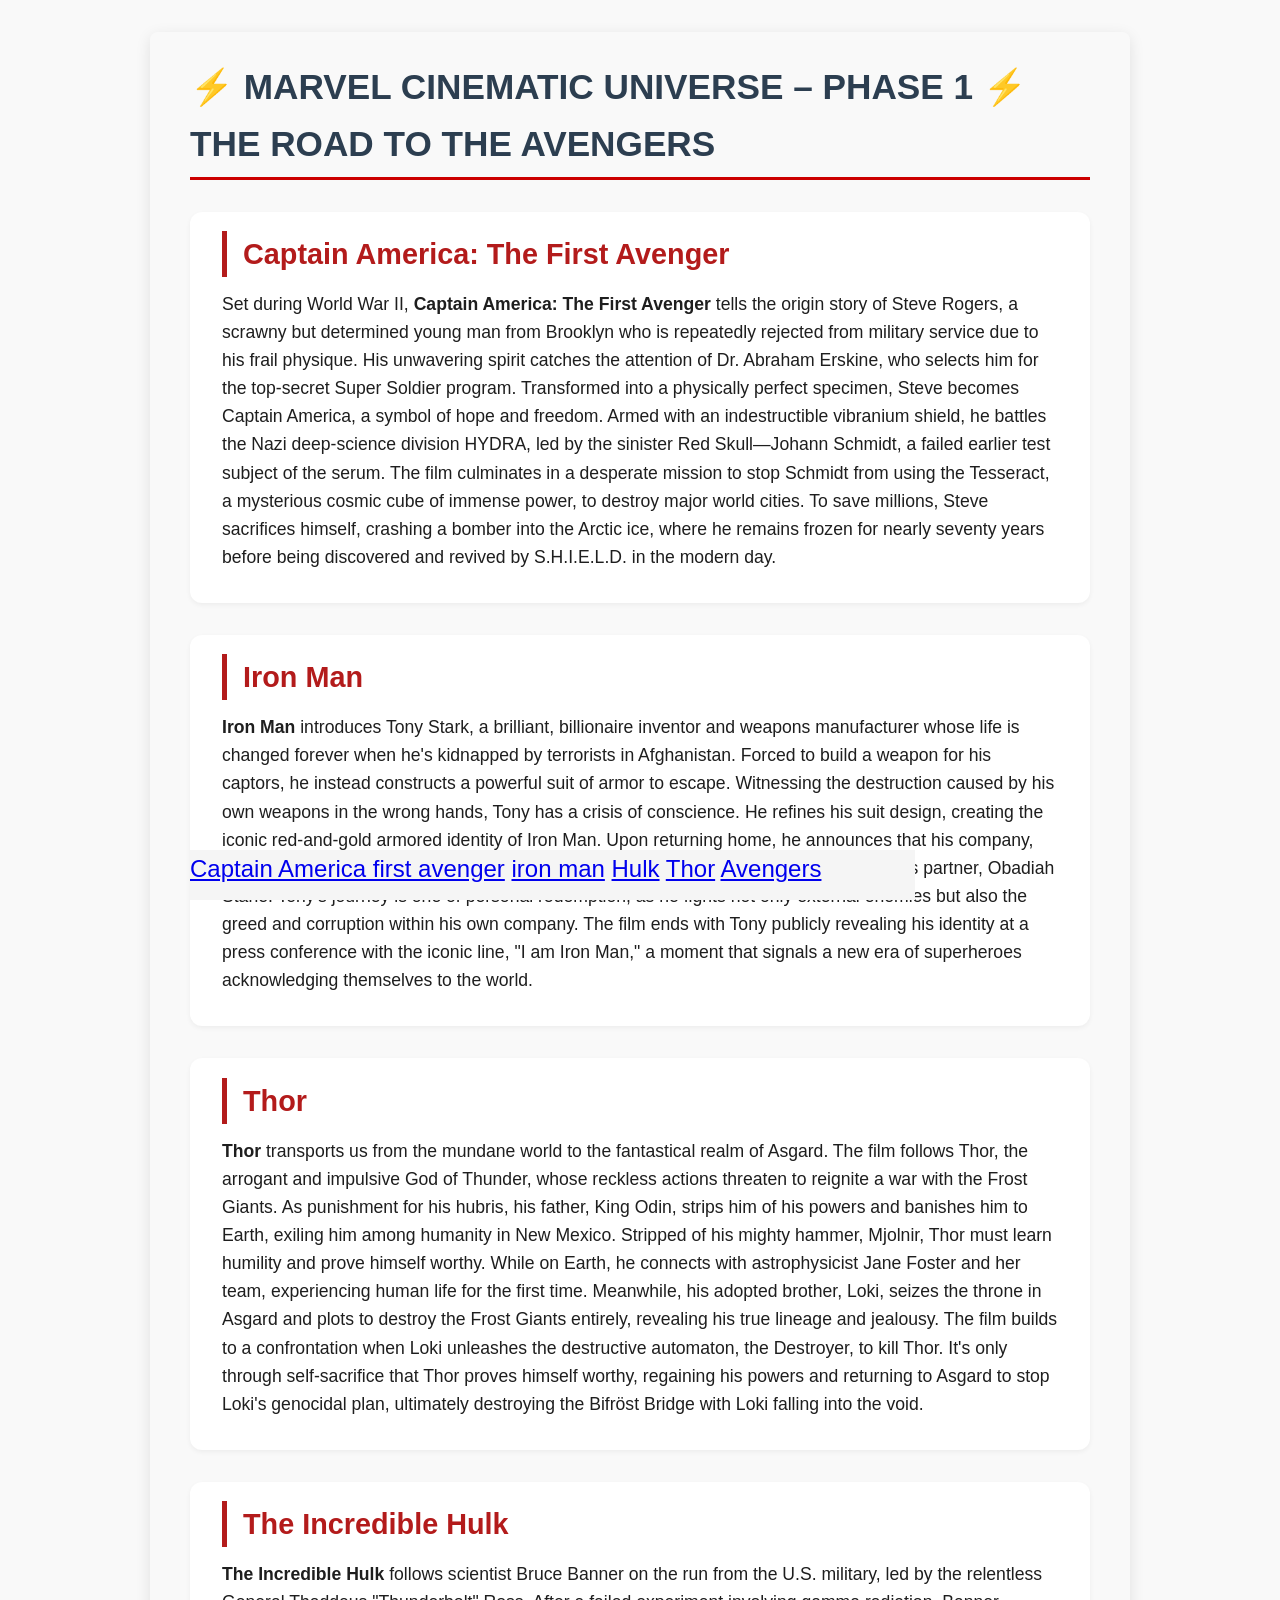
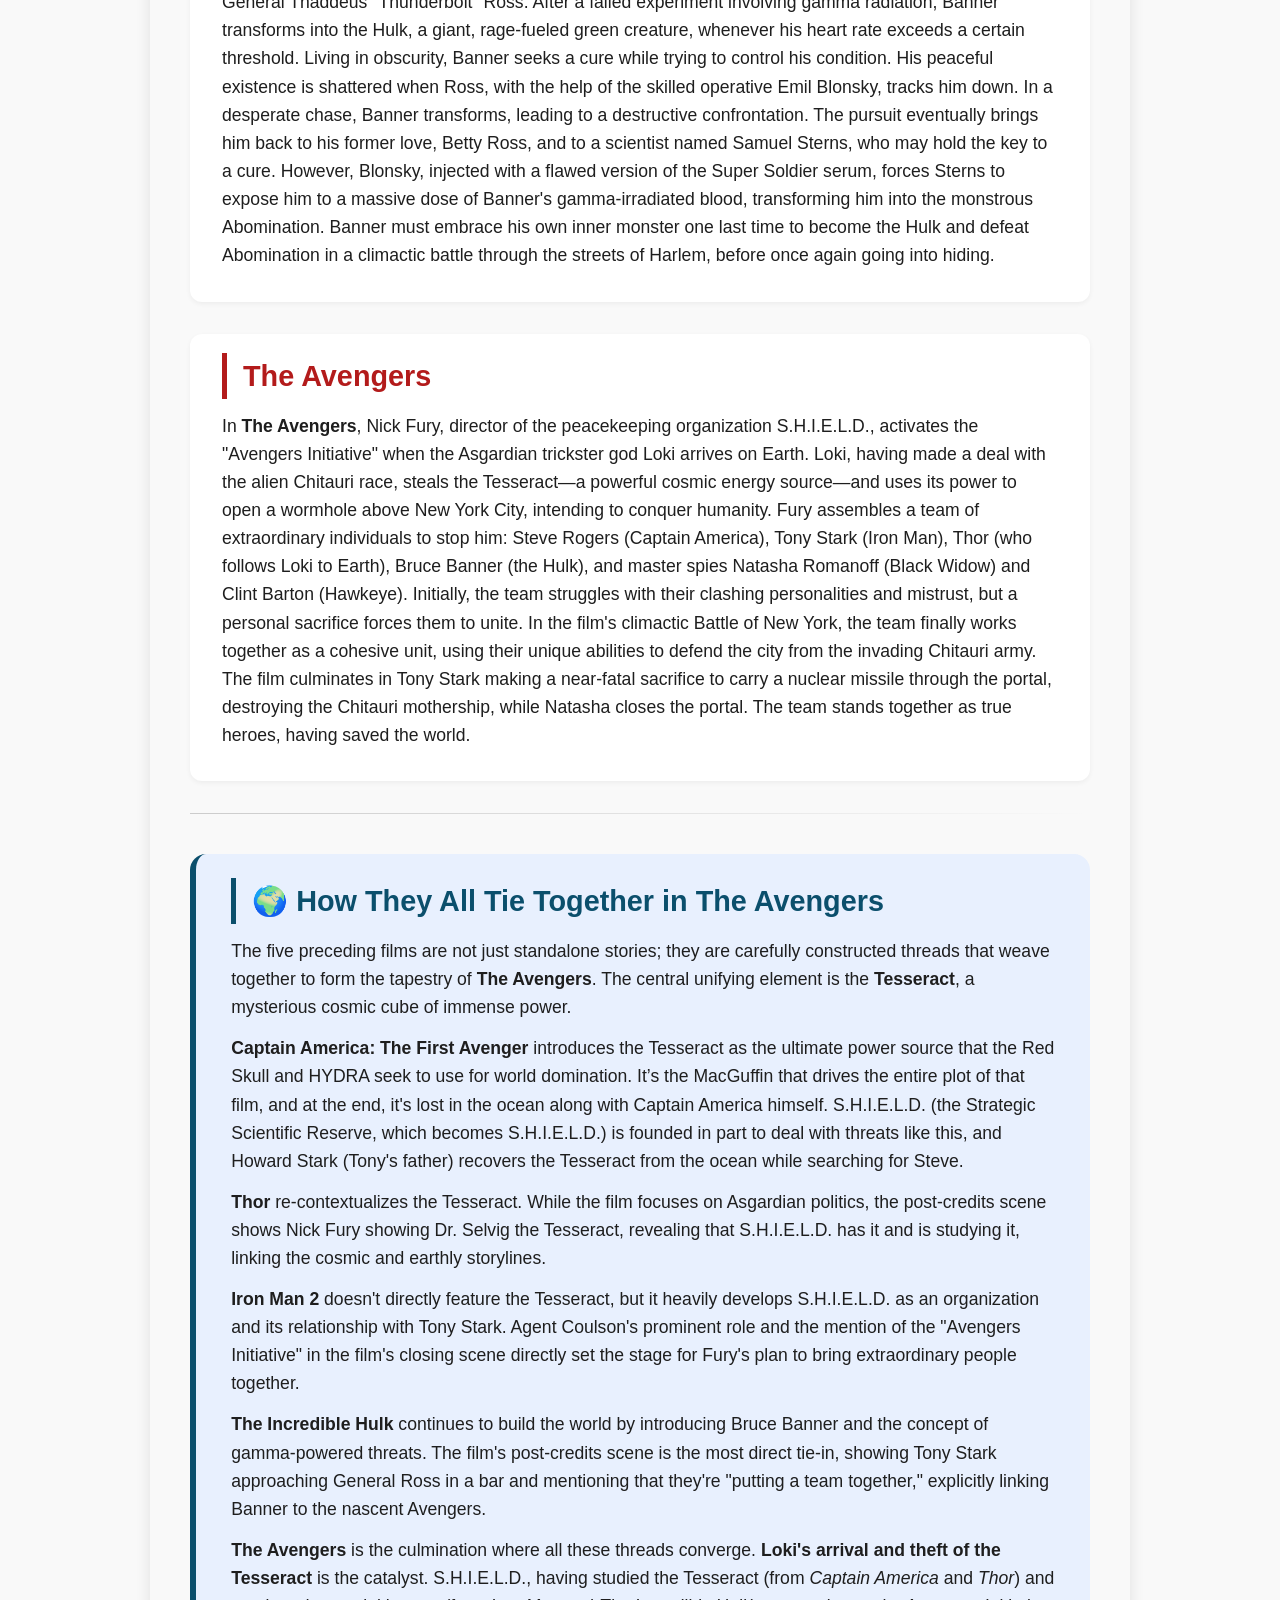
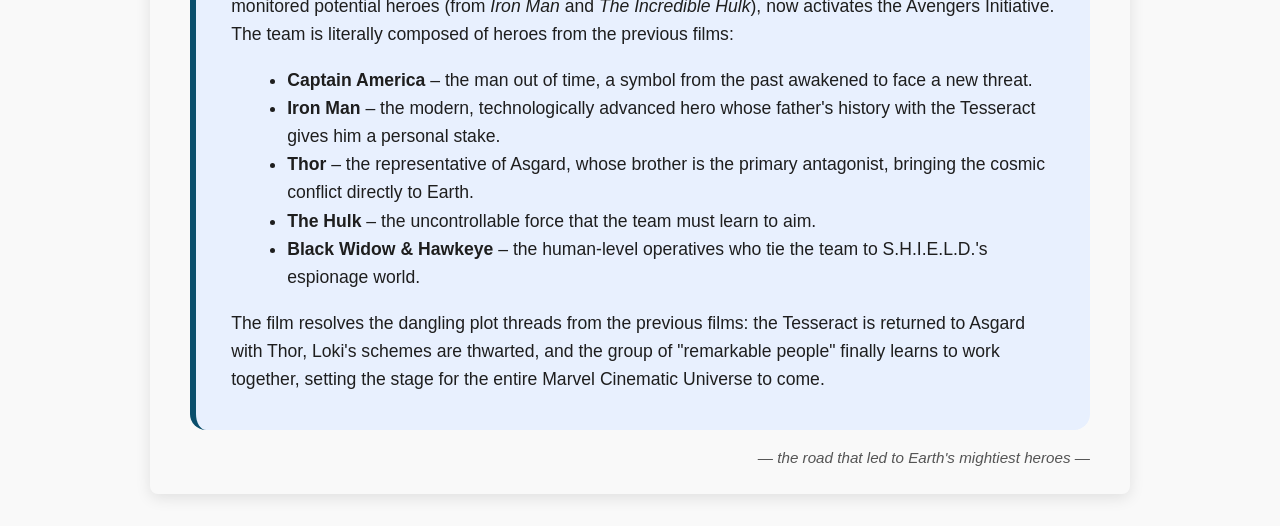
<file: index.html>
<!DOCTYPE html>
<html lang="en">
<head>
    <meta charset="UTF-8">
    <meta name="viewport" content="width=device-width, initial-scale=1.0">
    <title>Marvel Phase 1: The Road to The Avengers</title>
    <link rel="stylesheet" href="indexstyle.css">
    
</head>
<body>
    
      <nav>
   
          <a href="firstavenger.html">Captain America first avenger</a>
          <a href="Ironman.html">iron man</a>
          <a href="Hulk.html">Hulk</a>
          <a href="Thor.html">Thor</a>
          <a href="Avengers.html">Avengers</a>
          
     </nav>
    

<h1>⚡ MARVEL CINEMATIC UNIVERSE – PHASE 1 ⚡<br>THE ROAD TO THE AVENGERS</h1>

<!-- Captain America: The First Avenger -->
<div class="movie-blurb">
    <h2>Captain America: The First Avenger</h2>
    <p>Set during World War II, <strong>Captain America: The First Avenger</strong> tells the origin story of Steve Rogers, a scrawny but determined young man from Brooklyn who is repeatedly rejected from military service due to his frail physique. His unwavering spirit catches the attention of Dr. Abraham Erskine, who selects him for the top‑secret Super Soldier program. Transformed into a physically perfect specimen, Steve becomes Captain America, a symbol of hope and freedom. Armed with an indestructible vibranium shield, he battles the Nazi deep‑science division HYDRA, led by the sinister Red Skull—Johann Schmidt, a failed earlier test subject of the serum. The film culminates in a desperate mission to stop Schmidt from using the Tesseract, a mysterious cosmic cube of immense power, to destroy major world cities. To save millions, Steve sacrifices himself, crashing a bomber into the Arctic ice, where he remains frozen for nearly seventy years before being discovered and revived by S.H.I.E.L.D. in the modern day.</p>
</div>

<!-- Iron Man 1 -->
<div class="movie-blurb">
    <h2>Iron Man</h2>
    <p><strong>Iron Man</strong> introduces Tony Stark, a brilliant, billionaire inventor and weapons manufacturer whose life is changed forever when he's kidnapped by terrorists in Afghanistan. Forced to build a weapon for his captors, he instead constructs a powerful suit of armor to escape. Witnessing the destruction caused by his own weapons in the wrong hands, Tony has a crisis of conscience. He refines his suit design, creating the iconic red‑and‑gold armored identity of Iron Man. Upon returning home, he announces that his company, Stark Industries, will cease weapons manufacturing, putting him at odds with his business partner, Obadiah Stane. Tony's journey is one of personal redemption, as he fights not only external enemies but also the greed and corruption within his own company. The film ends with Tony publicly revealing his identity at a press conference with the iconic line, "I am Iron Man," a moment that signals a new era of superheroes acknowledging themselves to the world.</p>
</div>

<!-- Thor -->
<div class="movie-blurb">
    <h2>Thor</h2>
    <p><strong>Thor</strong> transports us from the mundane world to the fantastical realm of Asgard. The film follows Thor, the arrogant and impulsive God of Thunder, whose reckless actions threaten to reignite a war with the Frost Giants. As punishment for his hubris, his father, King Odin, strips him of his powers and banishes him to Earth, exiling him among humanity in New Mexico. Stripped of his mighty hammer, Mjolnir, Thor must learn humility and prove himself worthy. While on Earth, he connects with astrophysicist Jane Foster and her team, experiencing human life for the first time. Meanwhile, his adopted brother, Loki, seizes the throne in Asgard and plots to destroy the Frost Giants entirely, revealing his true lineage and jealousy. The film builds to a confrontation when Loki unleashes the destructive automaton, the Destroyer, to kill Thor. It's only through self‑sacrifice that Thor proves himself worthy, regaining his powers and returning to Asgard to stop Loki's genocidal plan, ultimately destroying the Bifröst Bridge with Loki falling into the void.</p>
</div>

<!-- The Incredible Hulk -->
<div class="movie-blurb">
    <h2>The Incredible Hulk</h2>
    <p><strong>The Incredible Hulk</strong> follows scientist Bruce Banner on the run from the U.S. military, led by the relentless General Thaddeus "Thunderbolt" Ross. After a failed experiment involving gamma radiation, Banner transforms into the Hulk, a giant, rage‑fueled green creature, whenever his heart rate exceeds a certain threshold. Living in obscurity, Banner seeks a cure while trying to control his condition. His peaceful existence is shattered when Ross, with the help of the skilled operative Emil Blonsky, tracks him down. In a desperate chase, Banner transforms, leading to a destructive confrontation. The pursuit eventually brings him back to his former love, Betty Ross, and to a scientist named Samuel Sterns, who may hold the key to a cure. However, Blonsky, injected with a flawed version of the Super Soldier serum, forces Sterns to expose him to a massive dose of Banner's gamma‑irradiated blood, transforming him into the monstrous Abomination. Banner must embrace his own inner monster one last time to become the Hulk and defeat Abomination in a climactic battle through the streets of Harlem, before once again going into hiding.</p>
</div>

<!-- The Avengers -->
<div class="movie-blurb">
    <h2>The Avengers</h2>
    <p>In <strong>The Avengers</strong>, Nick Fury, director of the peacekeeping organization S.H.I.E.L.D., activates the "Avengers Initiative" when the Asgardian trickster god Loki arrives on Earth. Loki, having made a deal with the alien Chitauri race, steals the Tesseract—a powerful cosmic energy source—and uses its power to open a wormhole above New York City, intending to conquer humanity. Fury assembles a team of extraordinary individuals to stop him: Steve Rogers (Captain America), Tony Stark (Iron Man), Thor (who follows Loki to Earth), Bruce Banner (the Hulk), and master spies Natasha Romanoff (Black Widow) and Clint Barton (Hawkeye). Initially, the team struggles with their clashing personalities and mistrust, but a personal sacrifice forces them to unite. In the film's climactic Battle of New York, the team finally works together as a cohesive unit, using their unique abilities to defend the city from the invading Chitauri army. The film culminates in Tony Stark making a near‑fatal sacrifice to carry a nuclear missile through the portal, destroying the Chitauri mothership, while Natasha closes the portal. The team stands together as true heroes, having saved the world.</p>
</div>

<hr>

<!-- How they all tie together -->
<div class="tie-in">
    <h2>🌍 How They All Tie Together in The Avengers</h2>
    <p>The five preceding films are not just standalone stories; they are carefully constructed threads that weave together to form the tapestry of <strong>The Avengers</strong>. The central unifying element is the <strong>Tesseract</strong>, a mysterious cosmic cube of immense power.</p>
    
    <p><strong>Captain America: The First Avenger</strong> introduces the Tesseract as the ultimate power source that the Red Skull and HYDRA seek to use for world domination. It’s the MacGuffin that drives the entire plot of that film, and at the end, it's lost in the ocean along with Captain America himself. S.H.I.E.L.D. (the Strategic Scientific Reserve, which becomes S.H.I.E.L.D.) is founded in part to deal with threats like this, and Howard Stark (Tony's father) recovers the Tesseract from the ocean while searching for Steve.</p>
    
    <p><strong>Thor</strong> re‑contextualizes the Tesseract. While the film focuses on Asgardian politics, the post‑credits scene shows Nick Fury showing Dr. Selvig the Tesseract, revealing that S.H.I.E.L.D. has it and is studying it, linking the cosmic and earthly storylines.</p>
    
    <p><strong>Iron Man 2</strong> doesn't directly feature the Tesseract, but it heavily develops S.H.I.E.L.D. as an organization and its relationship with Tony Stark. Agent Coulson's prominent role and the mention of the "Avengers Initiative" in the film's closing scene directly set the stage for Fury's plan to bring extraordinary people together.</p>
    
    <p><strong>The Incredible Hulk</strong> continues to build the world by introducing Bruce Banner and the concept of gamma‑powered threats. The film's post‑credits scene is the most direct tie‑in, showing Tony Stark approaching General Ross in a bar and mentioning that they're "putting a team together," explicitly linking Banner to the nascent Avengers.</p>
    
    <p><strong>The Avengers</strong> is the culmination where all these threads converge. <strong>Loki's arrival and theft of the Tesseract</strong> is the catalyst. S.H.I.E.L.D., having studied the Tesseract (from <em>Captain America</em> and <em>Thor</em>) and monitored potential heroes (from <em>Iron Man</em> and <em>The Incredible Hulk</em>), now activates the Avengers Initiative. The team is literally composed of heroes from the previous films:</p>
    
    <ul style="font-size: 1.1rem; margin-left: 1rem;">
        <li><strong>Captain America</strong> – the man out of time, a symbol from the past awakened to face a new threat.</li>
        <li><strong>Iron Man</strong> – the modern, technologically advanced hero whose father's history with the Tesseract gives him a personal stake.</li>
        <li><strong>Thor</strong> – the representative of Asgard, whose brother is the primary antagonist, bringing the cosmic conflict directly to Earth.</li>
        <li><strong>The Hulk</strong> – the uncontrollable force that the team must learn to aim.</li>
        <li><strong>Black Widow & Hawkeye</strong> – the human‑level operatives who tie the team to S.H.I.E.L.D.'s espionage world.</li>
    </ul>
    
    <p>The film resolves the dangling plot threads from the previous films: the Tesseract is returned to Asgard with Thor, Loki's schemes are thwarted, and the group of "remarkable people" finally learns to work together, setting the stage for the entire Marvel Cinematic Universe to come.</p>
</div>

<div class="footer-note">
    — the road that led to Earth's mightiest heroes —
</div>

</body>
</html>
</file>
<file: indexstyle.css>
body {
            background: #f4f4f4;
            font-family: 'Helvetica', 'Arial', sans-serif;
            line-height: 1.6;
            color: #1e1e1e;
            max-width: 900px;
            margin: 2rem auto;
            padding: 1.5rem 2.5rem;
            background-color: #f9f9f9;
            box-shadow: 0 4px 15px rgba(0,0,0,0.1);
            border-radius: 8px;
        }
        h1 {
            font-size: 2.2rem;
            border-bottom: 3px solid #cc0000;
            padding-bottom: 0.3rem;
            margin-top: 0.2rem;
            color: #2c3e50;
        }
        .movie-blurb {
            margin: 2rem 0;
            background: white;
            padding: 1.2rem 2rem;
            border-radius: 12px;
            box-shadow: 0 2px 5px rgba(0,0,0,0.05);
        }
        h2 {
            color: #b31b1b;
            font-size: 1.8rem;
            margin: 0 0 0.5rem 0;
            border-left: 5px solid #b31b1b;
            padding-left: 1rem;
        }
        .tie-in {
            background: #e8f0fe;
            padding: 1.5rem 2.2rem;
            border-radius: 16px;
            border-left: 6px solid #0b4f6c;
            margin-top: 2.5rem;
        }
        .tie-in h2 {
            border-left-color: #0b4f6c;
            color: #0b4f6c;
        }
        p {
            margin: 0.8rem 0;
            font-size: 1.1rem;
        }
        hr {
            border: none;
            height: 1px;
            background: linear-gradient(to right, #ccc, transparent);
            margin: 2rem 0;
        }
        .footer-note {
            font-style: italic;
            text-align: right;
            color: #555;
            margin-top: 1rem;
            font-size: 0.95rem;
        }
nav{
    background-color: whitesmoke;
    position: fixed;
    bottom: 0px;
    height: 50px;
    width: 725px;
    font-size: x-large;
}
</file>
